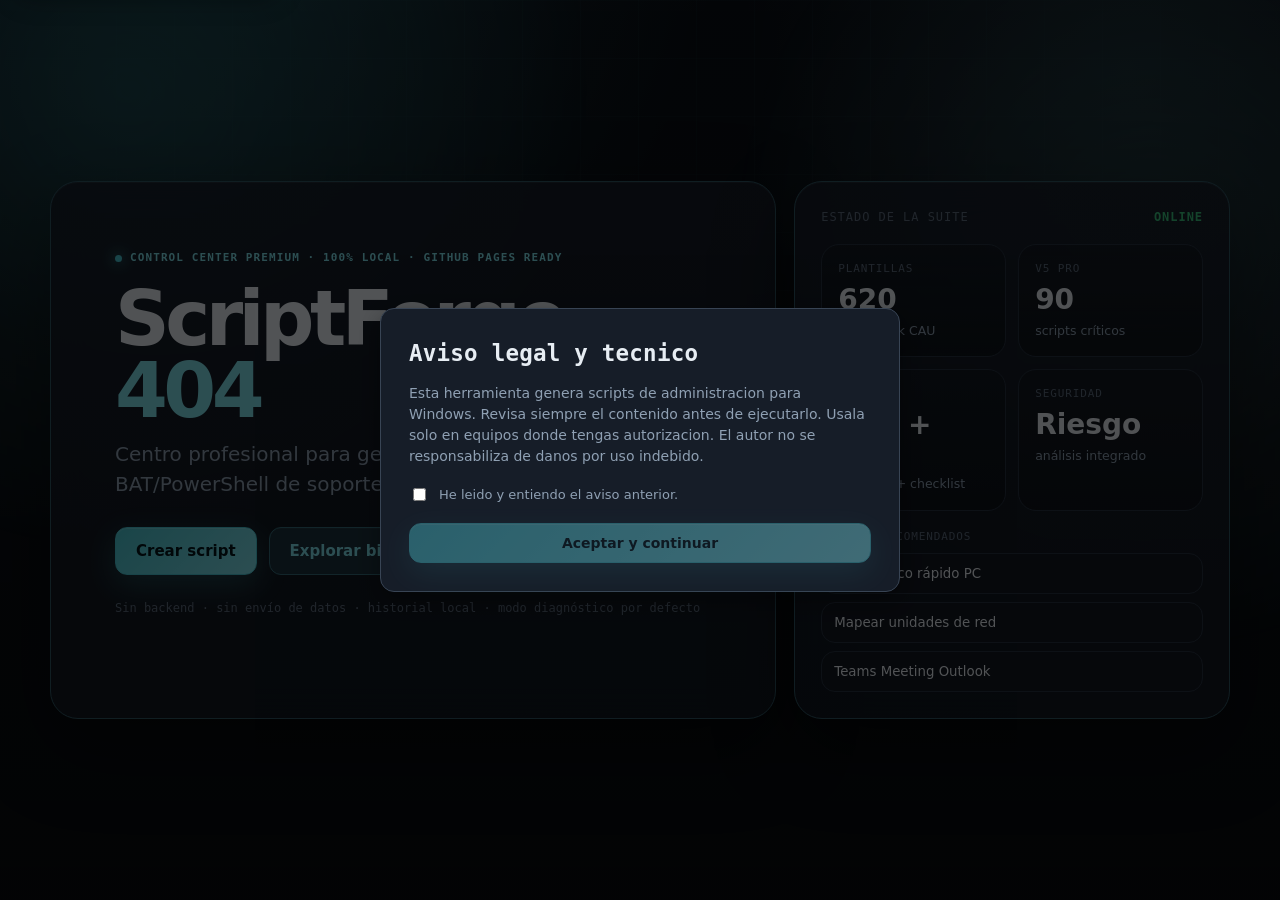
<file: index.html>
<!DOCTYPE html>
<html lang="es">
<head>
<meta charset="UTF-8" />
<meta name="viewport" content="width=device-width, initial-scale=1.0" />
<title>ScriptForge 404 — Generador profesional de scripts Windows</title>
<meta name="description" content="Genera scripts profesionales .BAT y .PS1 para soporte tecnico, CAU y sistemas Windows, con Mega Pack CAU 250+ y analisis de riesgo integrado. 100% local, sin backend." />
<link rel="icon" type="image/svg+xml" href="favicon.svg" />
<link rel="manifest" href="site.webmanifest" />
<meta name="theme-color" content="#0b0f14" />
<link rel="stylesheet" href="assets/css/styles.css" />
</head>
<body data-skin="dark-pro">
<div id="app">
  <!-- Renderizado dinamicamente por app.js -->
  <noscript>
    <div style="padding:40px;font-family:sans-serif;color:#e7edf3;background:#0b0f14;min-height:100vh;">
      <h1>ScriptForge 404</h1>
      <p>Esta aplicacion necesita JavaScript habilitado en tu navegador para funcionar, ya que todo el procesamiento se realiza localmente en tu equipo.</p>
    </div>
  </noscript>
</div>

<!-- Orden de carga: storage y security primero (sin dependencias),
     luego templates (depende de nada), generator (depende de security),
     exporter (independiente), y app.js al final (depende de todos). -->
<script src="assets/js/storage.js"></script>
<script src="assets/js/security.js"></script>
<script src="assets/js/templates.js"></script>
<script src="assets/js/templates-extra.js"></script>
<script src="assets/js/templates-cau-mega.js"></script>
<script src="assets/js/templates-v5-pro.js"></script>
<script src="assets/js/templates-v5-4-pro.js"></script>
<script src="assets/js/generator.js"></script>
<script src="assets/js/exporter.js"></script>
<script src="assets/js/app.js"></script>
</body>
</html>
</file>
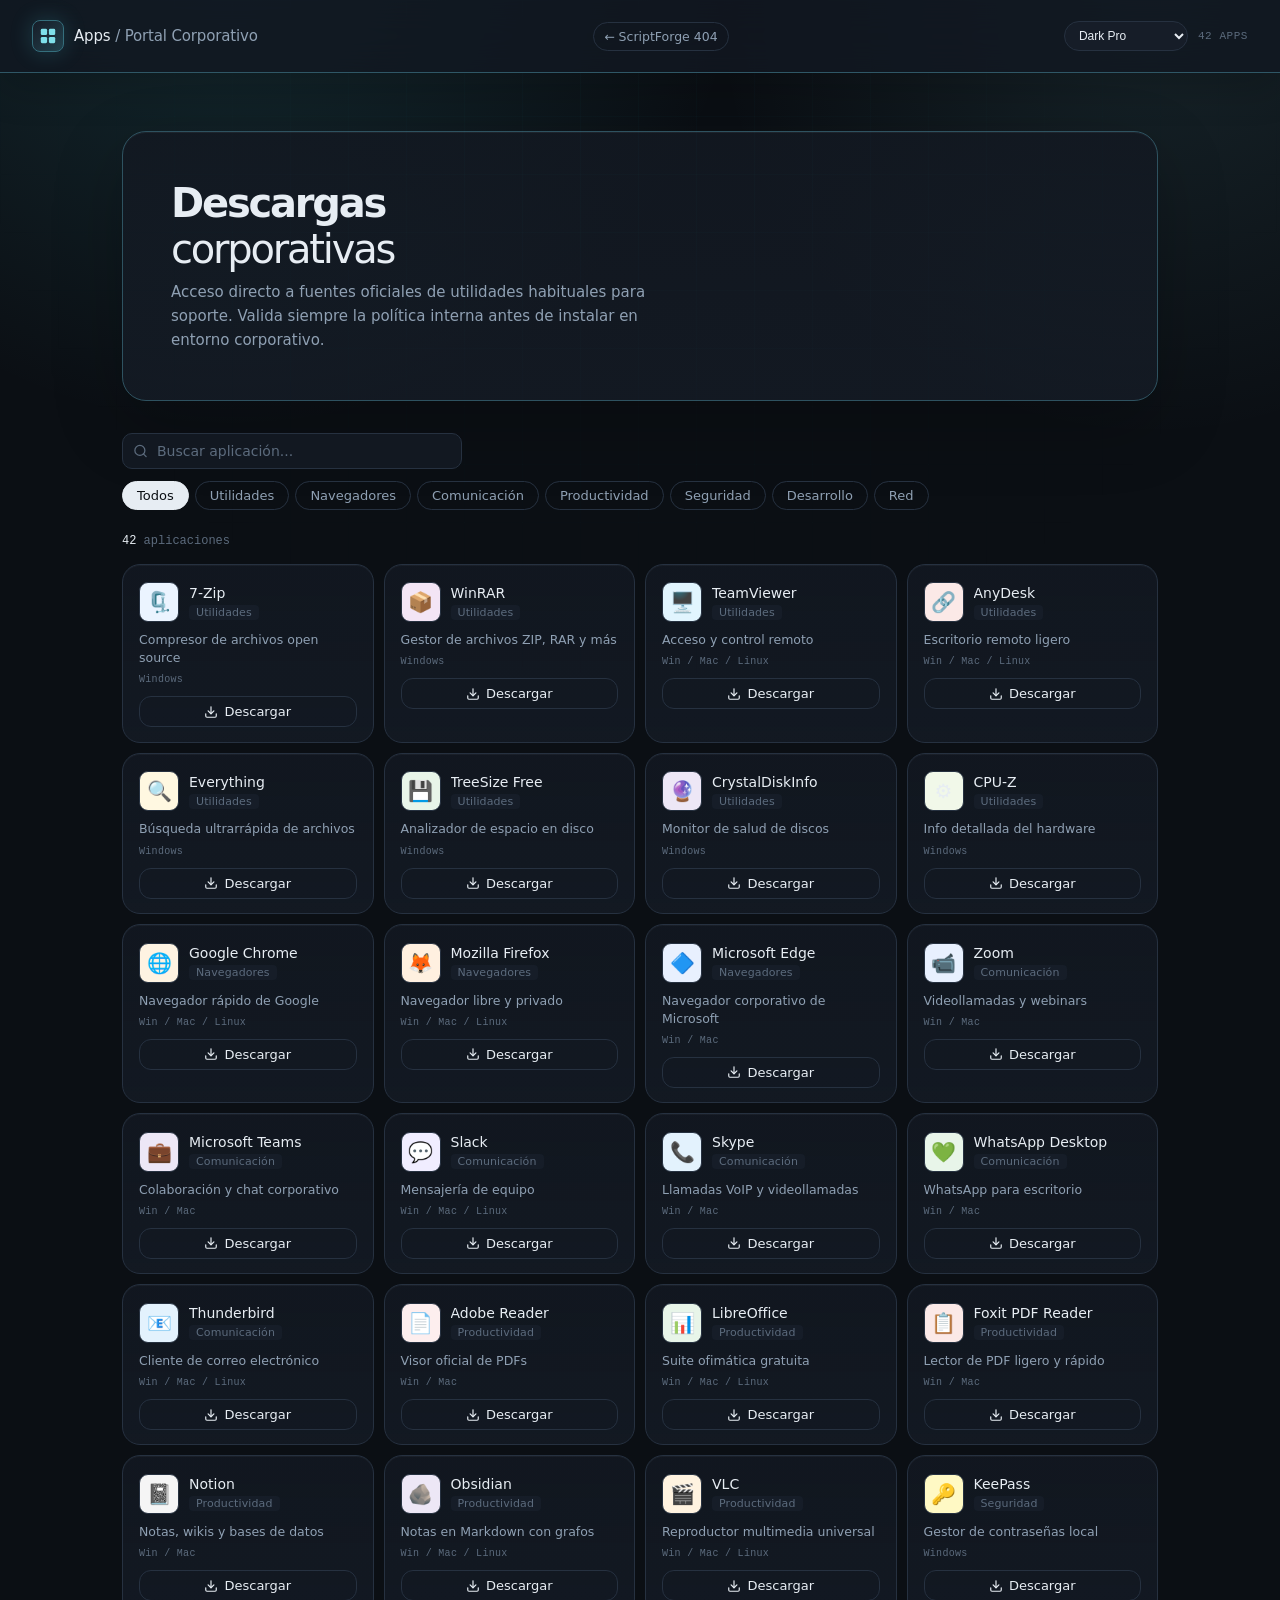
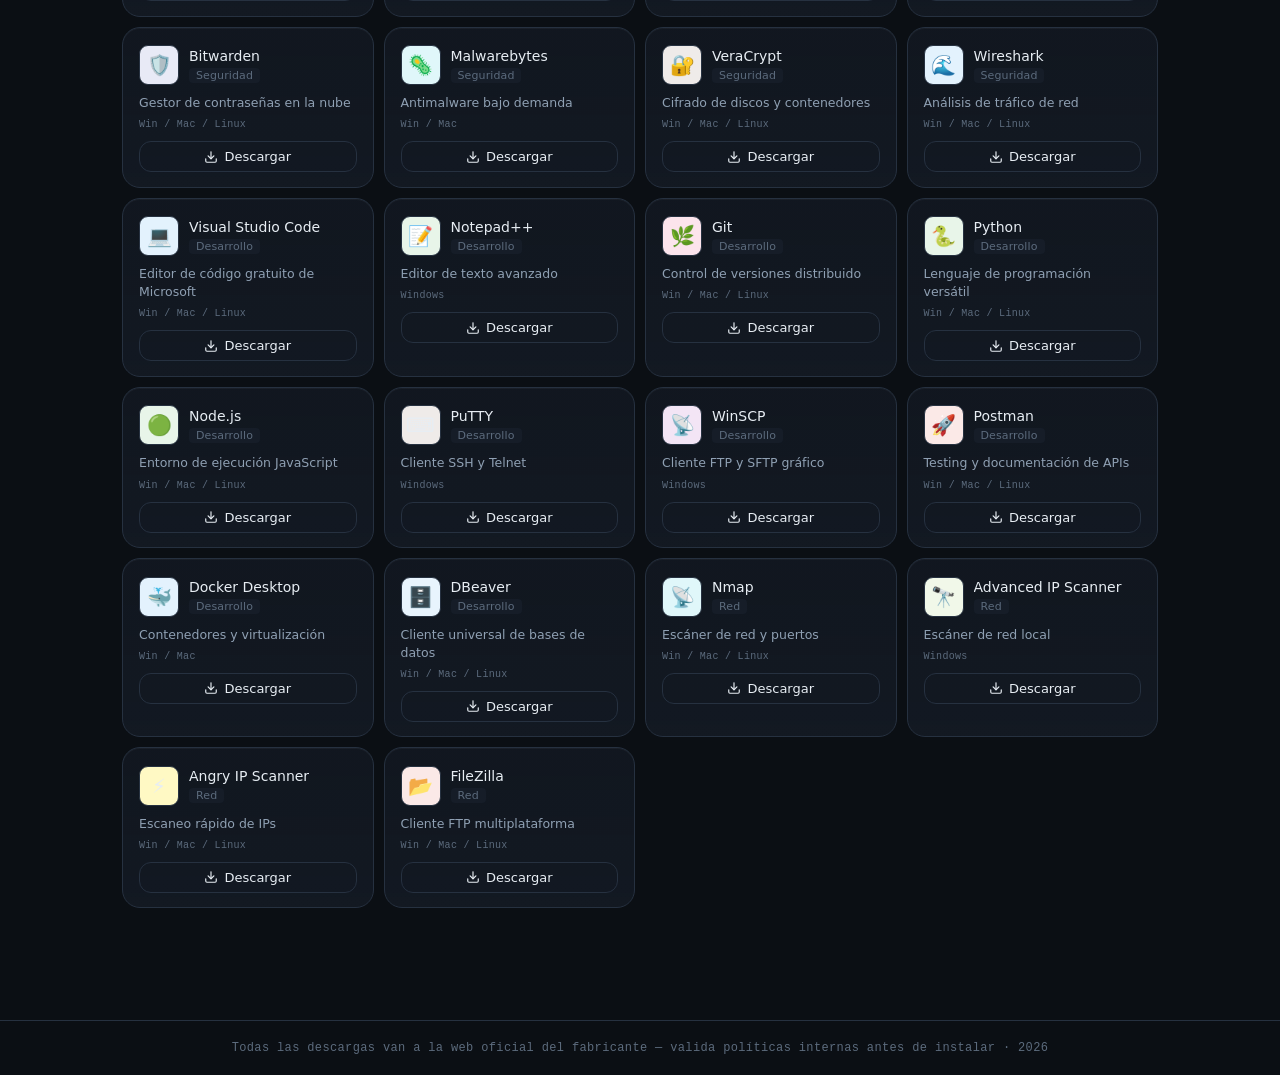
<file: apps-corporativas.html>
<!DOCTYPE html>
<html lang="es">
<head>
<meta charset="UTF-8">
<meta name="viewport" content="width=device-width, initial-scale=1.0">
<title>Apps Corporativas — Portal de Descargas | ScriptForge 404</title>
<meta name="description" content="Portal rapido de descargas oficiales: utilidades, navegadores, comunicacion, productividad, seguridad, desarrollo y red. 100% local, sin backend." />
<link rel="icon" type="image/svg+xml" href="favicon.svg" />
<link rel="manifest" href="site.webmanifest" />
<meta name="theme-color" content="#0b0f14" />
<style>
  *, *::before, *::after { box-sizing: border-box; margin: 0; padding: 0; }

  :root {
    --bg: #F4F2EE;
    --surface: #FAFAF8;
    --surface2: #EEECEA;
    --border: #D8D5CF;
    --border2: #C5C1BA;
    --text: #1A1916;
    --text2: #6B6760;
    --text3: #9E9A94;
    --accent: #2D5BE3;
    --accent-bg: #EEF2FD;
    --accent-text: #1A3A9E;
    --radius: 10px;
    --radius-lg: 14px;
    --shadow: 0 1px 3px rgba(0,0,0,0.06), 0 1px 2px rgba(0,0,0,0.04);
  }

  @media (prefers-color-scheme: dark) {
    :root {
      --bg: #141412;
      --surface: #1C1C1A;
      --surface2: #242422;
      --border: #2E2E2B;
      --border2: #3A3A36;
      --text: #F0EDE8;
      --text2: #9E9A94;
      --text3: #5C5A55;
      --accent: #5B82F0;
      --accent-bg: #1A2444;
      --accent-text: #8BAAF5;
    }
  }

  body[data-skin="dark-pro"] { --bg:#0b0f14; --surface:#121821; --surface2:#161d28; --border:#263140; --border2:#384454; --text:#e7edf3; --text2:#8fa0b3; --text3:#5c6b7d; --accent:#49c5d1; --accent-bg:#10262c; --accent-text:#7fe0ea; }
  body[data-skin="gold"] { --bg:#14100a; --surface:#1c1610; --surface2:#221b12; --border:#3a2f1d; --border2:#574526; --text:#f3e9d2; --text2:#b8a37e; --text3:#7a6b4d; --accent:#d4af37; --accent-bg:#2b210a; --accent-text:#f0cf6b; }
  body[data-skin="terminal"] { --bg:#050a06; --surface:#0a120b; --surface2:#0d160e; --border:#1d3a20; --border2:#2b5230; --text:#baf7c0; --text2:#6fae78; --text3:#43704a; --accent:#39ff6e; --accent-bg:#082a13; --accent-text:#8dffb0; }
  body[data-skin="blue-sysadmin"] { --bg:#0a1220; --surface:#0f1b2e; --surface2:#122238; --border:#1e3a5c; --border2:#2a527f; --text:#dce8f7; --text2:#85a3c2; --text3:#4f6c8a; --accent:#3e8ef7; --accent-bg:#102a4f; --accent-text:#7db2ff; }
  body[data-skin="red-alert"] { --bg:#120707; --surface:#1a0a0a; --surface2:#210d0d; --border:#3d1717; --border2:#5c2020; --text:#f7dede; --text2:#c98a8a; --text3:#8a5555; --accent:#ef4444; --accent-bg:#351010; --accent-text:#ff7a7a; }
  body[data-skin="midnight"] { --bg:#060914; --surface:#0b1020; --surface2:#10172a; --border:#1f2a44; --border2:#34415f; --text:#eef2ff; --text2:#9aa7c7; --text3:#66718f; --accent:#8ab4ff; --accent-bg:#111d36; --accent-text:#b7d2ff; }
  body[data-skin="matrix"] { --bg:#010403; --surface:#06100b; --surface2:#08170f; --border:#10351f; --border2:#1f6b3d; --text:#d9ffe2; --text2:#8ad69d; --text3:#4b8f5d; --accent:#00ff88; --accent-bg:#062614; --accent-text:#79ffbd; }
  body[data-skin="violet"] { --bg:#100818; --surface:#180d25; --surface2:#211234; --border:#3b2359; --border2:#5d3b87; --text:#f2e7ff; --text2:#baa1d8; --text3:#80679d; --accent:#a855f7; --accent-bg:#25113d; --accent-text:#d8b4fe; }
  body[data-skin="slate"] { --bg:#eef2f7; --surface:#ffffff; --surface2:#f8fafc; --border:#cbd5e1; --border2:#94a3b8; --text:#0f172a; --text2:#475569; --text3:#64748b; --accent:#2563eb; --accent-bg:#dbeafe; --accent-text:#1d4ed8; --shadow:0 8px 24px rgba(15,23,42,0.10); }
  body[data-skin="cyberpunk"] { --bg:#090012; --surface:#140021; --surface2:#1f0733; --border:#4a1769; --border2:#7c2bb2; --text:#fff1ff; --text2:#d7a9ff; --text3:#9161b8; --accent:#00e5ff; --accent-bg:#201245; --accent-text:#ff3df2; }

  body {
    font-family: -apple-system, 'Segoe UI', system-ui, Roboto, Arial, sans-serif;
    background: var(--bg);
    color: var(--text);
    min-height: 100vh;
    padding: 0;
  }

  /* HEADER */
  .site-header {
    background: var(--surface);
    border-bottom: 1px solid var(--border);
    padding: 1.25rem 2rem;
    display: flex;
    align-items: center;
    justify-content: space-between;
    position: sticky;
    top: 0;
    z-index: 100;
  }

  .site-logo {
    display: flex;
    align-items: center;
    gap: 10px;
  }

  .logo-icon {
    width: 32px;
    height: 32px;
    background: var(--text);
    border-radius: 8px;
    display: flex;
    align-items: center;
    justify-content: center;
  }

  .logo-icon svg { fill: var(--bg); width: 18px; height: 18px; }

  .logo-name {
    font-size: 15px;
    font-weight: 500;
    letter-spacing: -0.01em;
    color: var(--text);
  }

  .logo-name span {
    font-weight: 300;
    color: var(--text2);
  }

  .header-actions { display:flex; align-items:center; gap:10px; flex-wrap:wrap; justify-content:flex-end; }

  .header-meta {
    font-family: ui-monospace, 'Cascadia Code', 'Consolas', 'SFMono-Regular', Menlo, monospace;
    font-size: 11px;
    color: var(--text3);
    letter-spacing: 0.05em;
  }

  .skin-select {
    background: var(--surface2);
    color: var(--text);
    border: 1px solid var(--border);
    border-radius: 999px;
    padding: 6px 10px;
    font-size: 12px;
    outline: none;
  }
  .skin-select:focus { border-color: var(--accent); }

  .back-link {
    font-size: 12.5px;
    color: var(--text2);
    text-decoration: none;
    padding: 6px 10px;
    border: 1px solid var(--border);
    border-radius: 999px;
    transition: color 120ms ease, border-color 120ms ease;
    white-space: nowrap;
  }
  .back-link:hover, .back-link:focus-visible {
    color: var(--accent);
    border-color: var(--accent);
  }

  .sr-only {
    position: absolute; width: 1px; height: 1px; padding: 0; margin: -1px;
    overflow: hidden; clip: rect(0,0,0,0); white-space: nowrap; border: 0;
  }

  /* MAIN LAYOUT */
  .main {
    max-width: 1100px;
    margin: 0 auto;
    padding: 2rem 2rem 4rem;
  }

  /* HERO */
  .hero {
    padding: 2.5rem 0 2rem;
    border-bottom: 1px solid var(--border);
    margin-bottom: 2rem;
  }

  .hero h1 {
    font-size: clamp(28px, 4vw, 40px);
    font-weight: 300;
    letter-spacing: -0.03em;
    line-height: 1.15;
    color: var(--text);
    margin-bottom: 0.5rem;
  }

  .hero h1 strong { font-weight: 500; }

  .hero p {
    font-size: 15px;
    color: var(--text2);
    max-width: 480px;
    line-height: 1.6;
  }

  /* CONTROLS */
  .controls {
    display: flex;
    gap: 12px;
    align-items: center;
    margin-bottom: 1.5rem;
    flex-wrap: wrap;
  }

  .search-wrap {
    position: relative;
    flex: 1;
    min-width: 220px;
    max-width: 340px;
  }

  .search-wrap svg {
    position: absolute;
    left: 11px;
    top: 50%;
    transform: translateY(-50%);
    width: 15px;
    height: 15px;
    stroke: var(--text3);
    fill: none;
    pointer-events: none;
  }

  .search-input {
    width: 100%;
    padding: 9px 12px 9px 34px;
    font-family: -apple-system, 'Segoe UI', system-ui, Roboto, Arial, sans-serif;
    font-size: 14px;
    background: var(--surface);
    border: 1px solid var(--border);
    border-radius: var(--radius);
    color: var(--text);
    transition: border-color 0.15s;
    outline: none;
  }

  .search-input::placeholder { color: var(--text3); }
  .search-input:focus { border-color: var(--border2); }

  .filters {
    display: flex;
    gap: 6px;
    flex-wrap: wrap;
  }

  .filter-btn {
    font-family: -apple-system, 'Segoe UI', system-ui, Roboto, Arial, sans-serif;
    font-size: 13px;
    padding: 6px 14px;
    border: 1px solid var(--border);
    border-radius: 20px;
    background: transparent;
    color: var(--text2);
    cursor: pointer;
    transition: all 0.12s;
    white-space: nowrap;
  }

  .filter-btn:hover {
    border-color: var(--border2);
    color: var(--text);
    background: var(--surface);
  }

  .filter-btn.active {
    background: var(--text);
    color: var(--bg);
    border-color: var(--text);
    font-weight: 500;
  }

  /* STATS BAR */
  .stats-bar {
    display: flex;
    align-items: center;
    justify-content: space-between;
    margin-bottom: 1rem;
  }

  .stats-count {
    font-family: ui-monospace, 'Cascadia Code', 'Consolas', 'SFMono-Regular', Menlo, monospace;
    font-size: 12px;
    color: var(--text3);
  }

  .stats-count span { color: var(--text); font-weight: 500; }

  /* GRID */
  .app-grid {
    display: grid;
    grid-template-columns: repeat(auto-fill, minmax(200px, 1fr));
    gap: 10px;
  }

  .app-card {
    background: var(--surface);
    border: 1px solid var(--border);
    border-radius: var(--radius-lg);
    padding: 1.1rem 1rem 0.9rem;
    display: flex;
    flex-direction: column;
    gap: 7px;
    transition: border-color 0.15s, box-shadow 0.15s;
    animation: fadeIn 0.2s ease both;
  }

  @keyframes fadeIn {
    from { opacity: 0; transform: translateY(4px); }
    to { opacity: 1; transform: translateY(0); }
  }

  .app-card:hover {
    border-color: var(--border2);
    box-shadow: var(--shadow);
  }

  .app-card.hidden { display: none; }

  .card-top {
    display: flex;
    align-items: center;
    gap: 10px;
  }

  .app-icon {
    width: 40px;
    height: 40px;
    border-radius: 9px;
    display: flex;
    align-items: center;
    justify-content: center;
    font-size: 20px;
    flex-shrink: 0;
    border: 1px solid var(--border);
  }

  .app-meta { flex: 1; min-width: 0; }

  .app-name {
    font-size: 14px;
    font-weight: 500;
    color: var(--text);
    white-space: nowrap;
    overflow: hidden;
    text-overflow: ellipsis;
  }

  .app-tag {
    display: inline-block;
    font-size: 11px;
    padding: 1px 7px;
    border-radius: 4px;
    background: var(--surface2);
    color: var(--text3);
    margin-top: 2px;
    letter-spacing: 0.01em;
  }

  .app-desc {
    font-size: 12.5px;
    color: var(--text2);
    line-height: 1.45;
    padding-top: 2px;
  }

  .app-platform {
    font-family: ui-monospace, 'Cascadia Code', 'Consolas', 'SFMono-Regular', Menlo, monospace;
    font-size: 10px;
    color: var(--text3);
    letter-spacing: 0.03em;
  }

  .dl-btn {
    display: flex;
    align-items: center;
    justify-content: center;
    gap: 6px;
    padding: 7px 12px;
    border: 1px solid var(--border);
    border-radius: var(--radius);
    background: transparent;
    color: var(--text);
    font-family: -apple-system, 'Segoe UI', system-ui, Roboto, Arial, sans-serif;
    font-size: 13px;
    font-weight: 500;
    text-decoration: none;
    cursor: pointer;
    margin-top: 4px;
    transition: all 0.12s;
  }

  .dl-btn svg {
    width: 14px;
    height: 14px;
    stroke: currentColor;
    fill: none;
    flex-shrink: 0;
  }

  .dl-btn:hover {
    background: var(--accent-bg);
    border-color: var(--accent);
    color: var(--accent-text);
  }

  /* SECTION LABELS */
  .section-label {
    font-family: ui-monospace, 'Cascadia Code', 'Consolas', 'SFMono-Regular', Menlo, monospace;
    font-size: 11px;
    letter-spacing: 0.08em;
    color: var(--text3);
    text-transform: uppercase;
    margin: 2rem 0 0.75rem;
    padding-bottom: 0.5rem;
    border-bottom: 1px solid var(--border);
  }

  /* NO RESULTS */
  .no-results {
    text-align: center;
    padding: 3rem 0;
    color: var(--text3);
    font-size: 14px;
    display: none;
  }

  /* FOOTER */
  .site-footer {
    border-top: 1px solid var(--border);
    padding: 1.25rem 2rem;
    text-align: center;
    font-size: 12px;
    color: var(--text3);
    margin-top: 3rem;
    font-family: ui-monospace, 'Cascadia Code', 'Consolas', 'SFMono-Regular', Menlo, monospace;
    letter-spacing: 0.03em;
  }
</style>
<!-- v5.3 Control Center Premium polish -->
<style>
  body {
    background:
      radial-gradient(circle at 18% -10%, color-mix(in srgb, var(--accent) 16%, transparent), transparent 36%),
      radial-gradient(circle at 90% 0%, color-mix(in srgb, var(--accent-text) 10%, transparent), transparent 30%),
      var(--bg);
    background-attachment: fixed;
  }
  body::before {
    content: '';
    position: fixed;
    inset: 0;
    pointer-events: none;
    opacity: .12;
    background-image:
      linear-gradient(color-mix(in srgb, var(--accent) 24%, transparent) 1px, transparent 1px),
      linear-gradient(90deg, color-mix(in srgb, var(--accent) 24%, transparent) 1px, transparent 1px);
    background-size: 58px 58px;
    mask-image: radial-gradient(circle at 50% 0%, #000 0, transparent 70%);
  }
  .site-header {
    background: color-mix(in srgb, var(--surface) 82%, transparent);
    backdrop-filter: blur(18px);
    border-bottom-color: color-mix(in srgb, var(--accent) 26%, var(--border));
    box-shadow: 0 14px 40px rgba(0,0,0,.18);
  }
  .logo-icon {
    background: linear-gradient(135deg, var(--surface2), color-mix(in srgb, var(--accent) 22%, var(--surface2)));
    border: 1px solid color-mix(in srgb, var(--accent) 42%, var(--border));
    box-shadow: 0 0 22px color-mix(in srgb, var(--accent) 22%, transparent);
  }
  .logo-icon svg { fill: var(--accent-text); }
  .hero {
    border: 1px solid color-mix(in srgb, var(--accent) 22%, var(--border));
    border-radius: 24px;
    padding: clamp(1.5rem, 4vw, 3rem);
    margin-top: 1.6rem;
    background: linear-gradient(180deg, color-mix(in srgb, var(--surface) 88%, transparent), color-mix(in srgb, var(--surface2) 70%, transparent));
    box-shadow: 0 24px 70px rgba(0,0,0,.22), inset 0 1px 0 rgba(255,255,255,.05);
  }
  .hero h1 { font-weight: 750; letter-spacing: -.055em; }
  .app-card {
    border-radius: 18px;
    background: linear-gradient(180deg, color-mix(in srgb, var(--surface) 90%, transparent), color-mix(in srgb, var(--surface2) 72%, transparent));
    box-shadow: inset 0 1px 0 rgba(255,255,255,.04);
  }
  .app-card:hover {
    border-color: var(--accent);
    box-shadow: 0 18px 42px color-mix(in srgb, var(--accent) 12%, transparent);
    transform: translateY(-2px);
  }
  .dl-btn {
    border-radius: 12px;
  }
</style>

</head>
<body data-skin="dark-pro">

<header class="site-header">
  <div class="site-logo">
    <div class="logo-icon">
      <svg viewBox="0 0 20 20" xmlns="http://www.w3.org/2000/svg">
        <rect x="2" y="2" width="7" height="7" rx="1.5"/>
        <rect x="11" y="2" width="7" height="7" rx="1.5"/>
        <rect x="2" y="11" width="7" height="7" rx="1.5"/>
        <rect x="11" y="11" width="7" height="7" rx="1.5"/>
      </svg>
    </div>
    <div class="logo-name">Apps <span>/ Portal Corporativo</span></div>
  </div>
  <a class="back-link" href="index.html" aria-label="Volver a ScriptForge 404">← ScriptForge 404</a>
  <div class="header-actions"><select id="skin-select" class="skin-select" aria-label="Cambiar skin visual"></select><div class="header-meta" id="header-count">Cargando...</div></div>
</header>

<main class="main">
  <div class="hero">
    <h1>Descargas<br><strong>corporativas</strong></h1>
    <p>Acceso directo a fuentes oficiales de utilidades habituales para soporte. Valida siempre la política interna antes de instalar en entorno corporativo.</p>
  </div>

  <div class="controls">
    <div class="search-wrap">
      <svg viewBox="0 0 24 24" stroke-width="2" stroke-linecap="round" stroke-linejoin="round">
        <circle cx="11" cy="11" r="8"/><line x1="21" y1="21" x2="16.65" y2="16.65"/>
      </svg>
      <label for="search" class="sr-only">Buscar aplicación</label>
      <input class="search-input" id="search" type="text" placeholder="Buscar aplicación..." autocomplete="off" aria-label="Buscar aplicación" />
    </div>
    <div class="filters" id="filters" role="group" aria-label="Filtrar por categoría"></div>
  </div>

  <div class="stats-bar">
    <div class="stats-count" id="count-label"></div>
  </div>

  <div class="app-grid" id="grid"></div>
  <div class="no-results" id="no-results">No se encontraron aplicaciones para esa búsqueda.</div>
</main>

<footer class="site-footer">
  Todas las descargas van a la web oficial del fabricante — valida políticas internas antes de instalar &middot; <span id="year"></span>
</footer>

<script>
const APP_SKINS = [
  ['dark-pro','Dark Pro'], ['gold','Gold'], ['terminal','Terminal'], ['blue-sysadmin','Blue SysAdmin'], ['red-alert','Red Alert'],
  ['midnight','Midnight'], ['matrix','Matrix'], ['violet','Violet Ops'], ['slate','Slate Light'], ['cyberpunk','Cyberpunk']
];
function getSavedSkin(){
  try { return (JSON.parse(localStorage.getItem('scriptforge_config') || '{}').skin) || 'dark-pro'; }
  catch(e){ return 'dark-pro'; }
}
function saveSkin(skin){
  document.body.setAttribute('data-skin', skin);
  try {
    const cfg = JSON.parse(localStorage.getItem('scriptforge_config') || '{}');
    cfg.skin = skin;
    localStorage.setItem('scriptforge_config', JSON.stringify(cfg));
  } catch(e) {}
}
const savedSkin = getSavedSkin();
document.body.setAttribute('data-skin', savedSkin);

document.getElementById('year').textContent = new Date().getFullYear();

const apps = [
  // UTILIDADES
  { name:"7-Zip", desc:"Compresor de archivos open source", icon:"🗜️", bg:"#EBF4FF", tag:"Utilidades", platform:"Windows", url:"https://www.7-zip.org/download.html" },
  { name:"WinRAR", desc:"Gestor de archivos ZIP, RAR y más", icon:"📦", bg:"#F3E5F5", tag:"Utilidades", platform:"Windows", url:"https://www.rarlab.com/download.htm" },
  { name:"TeamViewer", desc:"Acceso y control remoto", icon:"🖥️", bg:"#E1F5FE", tag:"Utilidades", platform:"Win / Mac / Linux", url:"https://www.teamviewer.com/download/" },
  { name:"AnyDesk", desc:"Escritorio remoto ligero", icon:"🔗", bg:"#FBE9E7", tag:"Utilidades", platform:"Win / Mac / Linux", url:"https://anydesk.com/download" },
  { name:"Everything", desc:"Búsqueda ultrarrápida de archivos", icon:"🔍", bg:"#FFF8E1", tag:"Utilidades", platform:"Windows", url:"https://www.voidtools.com/downloads/" },
  { name:"TreeSize Free", desc:"Analizador de espacio en disco", icon:"💾", bg:"#E8F5E9", tag:"Utilidades", platform:"Windows", url:"https://www.jam-software.com/treesize_free" },
  { name:"CrystalDiskInfo", desc:"Monitor de salud de discos", icon:"🔮", bg:"#EDE7F6", tag:"Utilidades", platform:"Windows", url:"https://crystalmark.info/en/software/crystaldiskinfo/" },
  { name:"CPU-Z", desc:"Info detallada del hardware", icon:"⚙️", bg:"#F1F8E9", tag:"Utilidades", platform:"Windows", url:"https://www.cpuid.com/softwares/cpu-z.html" },

  // NAVEGADORES
  { name:"Google Chrome", desc:"Navegador rápido de Google", icon:"🌐", bg:"#FEF3E2", tag:"Navegadores", platform:"Win / Mac / Linux", url:"https://www.google.com/chrome/" },
  { name:"Mozilla Firefox", desc:"Navegador libre y privado", icon:"🦊", bg:"#FFF0E0", tag:"Navegadores", platform:"Win / Mac / Linux", url:"https://www.mozilla.org/firefox/new/" },
  { name:"Microsoft Edge", desc:"Navegador corporativo de Microsoft", icon:"🔷", bg:"#E8F0FE", tag:"Navegadores", platform:"Win / Mac", url:"https://www.microsoft.com/edge" },

  // COMUNICACIÓN
  { name:"Zoom", desc:"Videollamadas y webinars", icon:"📹", bg:"#E8F0FE", tag:"Comunicación", platform:"Win / Mac", url:"https://zoom.us/download" },
  { name:"Microsoft Teams", desc:"Colaboración y chat corporativo", icon:"💼", bg:"#EDE7F6", tag:"Comunicación", platform:"Win / Mac", url:"https://www.microsoft.com/microsoft-teams/download-app" },
  { name:"Slack", desc:"Mensajería de equipo", icon:"💬", bg:"#F0EDFF", tag:"Comunicación", platform:"Win / Mac / Linux", url:"https://slack.com/downloads" },
  { name:"Skype", desc:"Llamadas VoIP y videollamadas", icon:"📞", bg:"#E3F2FD", tag:"Comunicación", platform:"Win / Mac", url:"https://www.skype.com/get-skype/" },
  { name:"WhatsApp Desktop", desc:"WhatsApp para escritorio", icon:"💚", bg:"#E8F5E9", tag:"Comunicación", platform:"Win / Mac", url:"https://www.whatsapp.com/download" },
  { name:"Thunderbird", desc:"Cliente de correo electrónico", icon:"📧", bg:"#E3F2FD", tag:"Comunicación", platform:"Win / Mac / Linux", url:"https://www.thunderbird.net/es-ES/" },

  // PRODUCTIVIDAD
  { name:"Adobe Reader", desc:"Visor oficial de PDFs", icon:"📄", bg:"#FDEEEE", tag:"Productividad", platform:"Win / Mac", url:"https://get.adobe.com/reader/" },
  { name:"LibreOffice", desc:"Suite ofimática gratuita", icon:"📊", bg:"#E8F5E9", tag:"Productividad", platform:"Win / Mac / Linux", url:"https://www.libreoffice.org/download/download/" },
  { name:"Foxit PDF Reader", desc:"Lector de PDF ligero y rápido", icon:"📋", bg:"#FBE9E7", tag:"Productividad", platform:"Win / Mac", url:"https://www.foxit.com/pdf-reader/" },
  { name:"Notion", desc:"Notas, wikis y bases de datos", icon:"📓", bg:"#F5F5F5", tag:"Productividad", platform:"Win / Mac", url:"https://www.notion.so/desktop" },
  { name:"Obsidian", desc:"Notas en Markdown con grafos", icon:"🪨", bg:"#EDE7F6", tag:"Productividad", platform:"Win / Mac / Linux", url:"https://obsidian.md/download" },
  { name:"VLC", desc:"Reproductor multimedia universal", icon:"🎬", bg:"#FFF3E0", tag:"Productividad", platform:"Win / Mac / Linux", url:"https://www.videolan.org/vlc/" },

  // SEGURIDAD
  { name:"KeePass", desc:"Gestor de contraseñas local", icon:"🔑", bg:"#FFF9C4", tag:"Seguridad", platform:"Windows", url:"https://keepass.info/download.html" },
  { name:"Bitwarden", desc:"Gestor de contraseñas en la nube", icon:"🛡️", bg:"#E8EAF6", tag:"Seguridad", platform:"Win / Mac / Linux", url:"https://bitwarden.com/download/" },
  { name:"Malwarebytes", desc:"Antimalware bajo demanda", icon:"🦠", bg:"#E0F7FA", tag:"Seguridad", platform:"Win / Mac", url:"https://www.malwarebytes.com/mwb-download" },
  { name:"VeraCrypt", desc:"Cifrado de discos y contenedores", icon:"🔐", bg:"#EFEBE9", tag:"Seguridad", platform:"Win / Mac / Linux", url:"https://www.veracrypt.fr/en/Downloads.html" },
  { name:"Wireshark", desc:"Análisis de tráfico de red", icon:"🌊", bg:"#E3F2FD", tag:"Seguridad", platform:"Win / Mac / Linux", url:"https://www.wireshark.org/download.html" },

  // DESARROLLO
  { name:"Visual Studio Code", desc:"Editor de código gratuito de Microsoft", icon:"💻", bg:"#E3F2FD", tag:"Desarrollo", platform:"Win / Mac / Linux", url:"https://code.visualstudio.com/download" },
  { name:"Notepad++", desc:"Editor de texto avanzado", icon:"📝", bg:"#E8F5E9", tag:"Desarrollo", platform:"Windows", url:"https://notepad-plus-plus.org/downloads/" },
  { name:"Git", desc:"Control de versiones distribuido", icon:"🌿", bg:"#FCE4EC", tag:"Desarrollo", platform:"Win / Mac / Linux", url:"https://git-scm.com/downloads" },
  { name:"Python", desc:"Lenguaje de programación versátil", icon:"🐍", bg:"#E8F5E9", tag:"Desarrollo", platform:"Win / Mac / Linux", url:"https://www.python.org/downloads/" },
  { name:"Node.js", desc:"Entorno de ejecución JavaScript", icon:"🟢", bg:"#E8F5E9", tag:"Desarrollo", platform:"Win / Mac / Linux", url:"https://nodejs.org/es/download/" },
  { name:"PuTTY", desc:"Cliente SSH y Telnet", icon:"⌨️", bg:"#EFEBE9", tag:"Desarrollo", platform:"Windows", url:"https://www.putty.org/" },
  { name:"WinSCP", desc:"Cliente FTP y SFTP gráfico", icon:"📡", bg:"#F3E5F5", tag:"Desarrollo", platform:"Windows", url:"https://winscp.net/eng/download.php" },
  { name:"Postman", desc:"Testing y documentación de APIs", icon:"🚀", bg:"#FBE9E7", tag:"Desarrollo", platform:"Win / Mac / Linux", url:"https://www.postman.com/downloads/" },
  { name:"Docker Desktop", desc:"Contenedores y virtualización", icon:"🐳", bg:"#E3F2FD", tag:"Desarrollo", platform:"Win / Mac", url:"https://www.docker.com/products/docker-desktop/" },
  { name:"DBeaver", desc:"Cliente universal de bases de datos", icon:"🗄️", bg:"#E8F4FD", tag:"Desarrollo", platform:"Win / Mac / Linux", url:"https://dbeaver.io/download/" },

  // RED
  { name:"Nmap", desc:"Escáner de red y puertos", icon:"📡", bg:"#E0F7FA", tag:"Red", platform:"Win / Mac / Linux", url:"https://nmap.org/download.html" },
  { name:"Advanced IP Scanner", desc:"Escáner de red local", icon:"🔭", bg:"#F1F8E9", tag:"Red", platform:"Windows", url:"https://www.advanced-ip-scanner.com/es/" },
  { name:"Angry IP Scanner", desc:"Escaneo rápido de IPs", icon:"⚡", bg:"#FFF9C4", tag:"Red", platform:"Win / Mac / Linux", url:"https://angryip.org/download/" },
  { name:"FileZilla", desc:"Cliente FTP multiplataforma", icon:"📂", bg:"#FBE9E7", tag:"Red", platform:"Win / Mac / Linux", url:"https://filezilla-project.org/download.php" },
];

const allTags = ["Todos", ...new Set(apps.map(a => a.tag))];
let activeTag = "Todos";

const skinSelect = document.getElementById('skin-select');
APP_SKINS.forEach(([id, label]) => {
  const opt = document.createElement('option');
  opt.value = id;
  opt.textContent = label;
  opt.selected = id === savedSkin;
  skinSelect.appendChild(opt);
});
skinSelect.addEventListener('change', () => saveSkin(skinSelect.value));

// Render filters
const filtersEl = document.getElementById("filters");
allTags.forEach(t => {
  const btn = document.createElement("button");
  btn.className = "filter-btn" + (t === "Todos" ? " active" : "");
  btn.textContent = t;
  btn.setAttribute("aria-pressed", t === "Todos" ? "true" : "false");
  btn.addEventListener("click", () => {
    activeTag = t;
    document.querySelectorAll(".filter-btn").forEach(b => {
      b.classList.remove("active");
      b.setAttribute("aria-pressed", "false");
    });
    btn.classList.add("active");
    btn.setAttribute("aria-pressed", "true");
    filterApps();
  });
  filtersEl.appendChild(btn);
});

// SVG icons inline
const iconDownload = `<svg viewBox="0 0 24 24" stroke-width="2" stroke-linecap="round" stroke-linejoin="round"><path d="M21 15v4a2 2 0 0 1-2 2H5a2 2 0 0 1-2-2v-4"/><polyline points="7 10 12 15 17 10"/><line x1="12" y1="15" x2="12" y2="3"/></svg>`;

// Render cards
const grid = document.getElementById("grid");
apps.forEach((app, i) => {
  const card = document.createElement("div");
  card.className = "app-card";
  card.dataset.name = app.name.toLowerCase() + " " + app.desc.toLowerCase();
  card.dataset.tag = app.tag;
  card.style.animationDelay = (i * 0.018) + "s";
  card.innerHTML = `
    <div class="card-top">
      <div class="app-icon" style="background:${app.bg}">${app.icon}</div>
      <div class="app-meta">
        <div class="app-name">${app.name}</div>
        <span class="app-tag">${app.tag}</span>
      </div>
    </div>
    <div class="app-desc">${app.desc}</div>
    <div class="app-platform">${app.platform}</div>
    <a class="dl-btn" href="${app.url}" target="_blank" rel="noopener noreferrer">
      ${iconDownload} Descargar
    </a>
  `;
  grid.appendChild(card);
});

function filterApps() {
  const q = document.getElementById("search").value.toLowerCase().trim();
  const cards = grid.querySelectorAll(".app-card");
  let visible = 0;
  cards.forEach(card => {
    const matchTag = activeTag === "Todos" || card.dataset.tag === activeTag;
    const matchQ = !q || card.dataset.name.includes(q);
    const show = matchTag && matchQ;
    card.classList.toggle("hidden", !show);
    if (show) visible++;
  });
  const label = document.getElementById("count-label");
  const noRes = document.getElementById("no-results");
  label.innerHTML = `<span>${visible}</span> aplicaciones`;
  document.getElementById("header-count").textContent = visible + " APPS";
  noRes.style.display = visible === 0 ? "block" : "none";
}

document.getElementById("search").addEventListener("input", filterApps);
filterApps();
</script>
</body>
</html>
</file>
<file: assets/css/styles.css>
/* ============================================================
   ScriptForge 404 - styles.css
   Tokens + layout + componentes + 5 skins.
   Fuentes: system stack (sin dependencias externas), para que
   la app funcione 100% offline en GitHub Pages.
   ============================================================ */

/* ---------- Tokens: skin por defecto "Dark Pro" ---------- */
:root{
  --bg: #0b0f14;
  --bg-elevated: #121821;
  --bg-panel: #161d28;
  --border: #263140;
  --border-strong: #384454;
  --text: #e7edf3;
  --text-dim: #8fa0b3;
  --text-faint: #5c6b7d;
  --accent: #49c5d1;
  --accent-strong: #7fe0ea;
  --accent-contrast: #04141a;
  --risk-bajo: #3ac17c;
  --risk-medio: #e8a33d;
  --risk-alto: #e5484d;
  --danger: #e5484d;
  --success: #3ac17c;

  --font-ui: -apple-system, "Segoe UI", system-ui, Roboto, Arial, sans-serif;
  --font-mono: ui-monospace, "Cascadia Code", "Consolas", "SFMono-Regular", Menlo, monospace;

  --radius-sm: 4px;
  --radius-md: 8px;
  --radius-lg: 14px;
  --shadow-panel: 0 8px 24px rgba(0,0,0,0.35);
  --transition: 150ms ease;
}

/* ---------- Skin: Gold ---------- */
[data-skin="gold"]{
  --bg: #14100a;
  --bg-elevated: #1c1610;
  --bg-panel: #221b12;
  --border: #3a2f1d;
  --border-strong: #574526;
  --text: #f3e9d2;
  --text-dim: #b8a37e;
  --text-faint: #7a6b4d;
  --accent: #d4af37;
  --accent-strong: #f0cf6b;
  --accent-contrast: #221a05;
}

/* ---------- Skin: Terminal ---------- */
[data-skin="terminal"]{
  --bg: #050a06;
  --bg-elevated: #0a120b;
  --bg-panel: #0d160e;
  --border: #1d3a20;
  --border-strong: #2b5230;
  --text: #baf7c0;
  --text-dim: #6fae78;
  --text-faint: #43704a;
  --accent: #39ff6e;
  --accent-strong: #8dffb0;
  --accent-contrast: #04160a;
  --font-ui: var(--font-mono);
}

/* ---------- Skin: Blue SysAdmin ---------- */
[data-skin="blue-sysadmin"]{
  --bg: #0a1220;
  --bg-elevated: #0f1b2e;
  --bg-panel: #122238;
  --border: #1e3a5c;
  --border-strong: #2a527f;
  --text: #dce8f7;
  --text-dim: #85a3c2;
  --text-faint: #4f6c8a;
  --accent: #3e8ef7;
  --accent-strong: #7db2ff;
  --accent-contrast: #041426;
}

/* ---------- Skin: Red Alert ---------- */
[data-skin="red-alert"]{
  --bg: #120707;
  --bg-elevated: #1a0a0a;
  --bg-panel: #210d0d;
  --border: #3d1717;
  --border-strong: #5c2020;
  --text: #f7dede;
  --text-dim: #c98a8a;
  --text-faint: #8a5555;
  --accent: #ef4444;
  --accent-strong: #ff7a7a;
  --accent-contrast: #1a0505;
}

/* ---------- Skin: Midnight ---------- */
[data-skin="midnight"]{
  --bg: #060914;
  --bg-elevated: #0b1020;
  --bg-panel: #10172a;
  --border: #1f2a44;
  --border-strong: #34415f;
  --text: #eef2ff;
  --text-dim: #9aa7c7;
  --text-faint: #66718f;
  --accent: #8ab4ff;
  --accent-strong: #b7d2ff;
  --accent-contrast: #061020;
}

/* ---------- Skin: Matrix ---------- */
[data-skin="matrix"]{
  --bg: #010403;
  --bg-elevated: #06100b;
  --bg-panel: #08170f;
  --border: #10351f;
  --border-strong: #1f6b3d;
  --text: #d9ffe2;
  --text-dim: #8ad69d;
  --text-faint: #4b8f5d;
  --accent: #00ff88;
  --accent-strong: #79ffbd;
  --accent-contrast: #001b0d;
  --font-ui: var(--font-mono);
}

/* ---------- Skin: Violet Ops ---------- */
[data-skin="violet"]{
  --bg: #100818;
  --bg-elevated: #180d25;
  --bg-panel: #211234;
  --border: #3b2359;
  --border-strong: #5d3b87;
  --text: #f2e7ff;
  --text-dim: #baa1d8;
  --text-faint: #80679d;
  --accent: #a855f7;
  --accent-strong: #d8b4fe;
  --accent-contrast: #170326;
}

/* ---------- Skin: Slate Light ---------- */
[data-skin="slate"]{
  --bg: #eef2f7;
  --bg-elevated: #ffffff;
  --bg-panel: #f8fafc;
  --border: #cbd5e1;
  --border-strong: #94a3b8;
  --text: #0f172a;
  --text-dim: #475569;
  --text-faint: #64748b;
  --accent: #2563eb;
  --accent-strong: #1d4ed8;
  --accent-contrast: #ffffff;
  --shadow-panel: 0 8px 24px rgba(15,23,42,0.10);
}

/* ---------- Skin: Cyberpunk ---------- */
[data-skin="cyberpunk"]{
  --bg: #090012;
  --bg-elevated: #140021;
  --bg-panel: #1f0733;
  --border: #4a1769;
  --border-strong: #7c2bb2;
  --text: #fff1ff;
  --text-dim: #d7a9ff;
  --text-faint: #9161b8;
  --accent: #00e5ff;
  --accent-strong: #ff3df2;
  --accent-contrast: #05000a;
}

/* ---------- Reset base ---------- */
*, *::before, *::after{ box-sizing: border-box; }
html, body{ height: 100%; }
body{
  margin: 0;
  background: var(--bg);
  color: var(--text);
  font-family: var(--font-ui);
  font-size: 15px;
  line-height: 1.5;
  -webkit-font-smoothing: antialiased;
  transition: background var(--transition), color var(--transition);
}
h1, h2, h3, h4{ font-family: var(--font-mono); margin: 0 0 0.5em; letter-spacing: 0.01em; }
p{ margin: 0 0 1em; color: var(--text-dim); }
a{ color: var(--accent-strong); }
button{ font-family: inherit; }
::selection{ background: var(--accent); color: var(--accent-contrast); }

:focus-visible{
  outline: 2px solid var(--accent-strong);
  outline-offset: 2px;
}

/* ---------- Layout raiz ---------- */
#app{ min-height: 100vh; display: flex; flex-direction: column; }

.topbar{
  display: flex; align-items: center; justify-content: space-between;
  padding: 14px 20px;
  border-bottom: 1px solid var(--border);
  background: var(--bg-elevated);
  position: sticky; top: 0; z-index: 20;
}
.topbar__brand{
  display: flex; align-items: center; gap: 10px;
  font-family: var(--font-mono); font-weight: 700; font-size: 16px;
  color: var(--text);
}
.topbar__brand .brand-mark{ color: var(--accent); }
.topbar__actions{ display: flex; gap: 8px; align-items: center; }

.main{ flex: 1; width: 100%; max-width: 960px; margin: 0 auto; padding: 24px 20px 60px; }

/* ---------- Botones ---------- */
.btn{
  display: inline-flex; align-items: center; justify-content: center; gap: 8px;
  padding: 10px 18px;
  border-radius: var(--radius-sm);
  border: 1px solid var(--border-strong);
  background: var(--bg-panel);
  color: var(--text);
  font-size: 14px; font-weight: 600;
  cursor: pointer;
  transition: border-color var(--transition), transform var(--transition), background var(--transition);
  min-height: 40px;
}
.btn:hover{ border-color: var(--accent); }
.btn:active{ transform: scale(0.98); }
.btn:disabled{ opacity: 0.4; cursor: not-allowed; }
.btn-primary{ background: var(--accent); border-color: var(--accent); color: var(--accent-contrast); }
.btn-primary:hover{ background: var(--accent-strong); border-color: var(--accent-strong); }
.btn-danger{ border-color: var(--danger); color: var(--danger); }
.btn-danger:hover{ background: var(--danger); color: #fff; }
.btn-ghost{ background: transparent; border-color: transparent; color: var(--text-dim); }
.btn-ghost:hover{ color: var(--text); border-color: var(--border-strong); }
.btn-sm{ padding: 6px 12px; min-height: 32px; font-size: 13px; }
.btn-block{ width: 100%; }
.btn-group{ display: flex; gap: 10px; flex-wrap: wrap; }

/* ---------- Paneles / tarjetas ---------- */
.panel{
  background: var(--bg-panel);
  border: 1px solid var(--border);
  border-radius: var(--radius-lg);
  padding: 24px;
  box-shadow: var(--shadow-panel);
}
.panel + .panel{ margin-top: 16px; }

.card{
  background: var(--bg-elevated);
  border: 1px solid var(--border);
  border-radius: var(--radius-md);
  padding: 16px;
  cursor: pointer;
  transition: border-color var(--transition), transform var(--transition);
  text-align: left;
}
.card:hover{ border-color: var(--accent); transform: translateY(-2px); }
.card__icon{ font-size: 26px; margin-bottom: 8px; display: block; }
.card__title{ font-weight: 700; margin-bottom: 4px; font-size: 14px; }
.card__desc{ font-size: 12.5px; color: var(--text-dim); margin: 0; }

.grid{ display: grid; gap: 14px; grid-template-columns: repeat(auto-fill, minmax(200px, 1fr)); }


/* ---------- Selector de skins ---------- */
.skin-grid{ display: grid; gap: 12px; grid-template-columns: repeat(auto-fill, minmax(180px, 1fr)); }
.skin-card{
  display: flex; flex-direction: column; gap: 8px;
  text-align: left; cursor: pointer;
  border: 1px solid var(--border); border-radius: var(--radius-md);
  background: var(--bg-elevated); color: var(--text);
  padding: 12px; transition: border-color var(--transition), transform var(--transition), background var(--transition);
}
.skin-card:hover{ border-color: var(--accent); transform: translateY(-2px); }
.skin-card.is-active{ border-color: var(--accent); box-shadow: inset 0 0 0 1px var(--accent); }
.skin-card__preview{ height: 38px; border-radius: var(--radius-sm); display: flex; overflow: hidden; border: 1px solid var(--border-strong); background: var(--bg); }
.skin-card__preview i{ flex: 1; display:block; }
.skin-card__preview i:nth-child(1){ background: var(--bg); }
.skin-card__preview i:nth-child(2){ background: var(--bg-panel); }
.skin-card__preview i:nth-child(3){ background: var(--accent); }
.skin-card__name{ font-weight: 800; font-size: 13px; }
.skin-card__desc{ color: var(--text-dim); font-size: 12px; line-height: 1.35; }
[data-preview-skin="gold"] .skin-card__preview{ background:#14100a; border-color:#574526; } [data-preview-skin="gold"] .skin-card__preview i:nth-child(1){ background:#14100a; } [data-preview-skin="gold"] .skin-card__preview i:nth-child(2){ background:#221b12; } [data-preview-skin="gold"] .skin-card__preview i:nth-child(3){ background:#d4af37; }
[data-preview-skin="terminal"] .skin-card__preview{ background:#050a06; border-color:#2b5230; } [data-preview-skin="terminal"] .skin-card__preview i:nth-child(1){ background:#050a06; } [data-preview-skin="terminal"] .skin-card__preview i:nth-child(2){ background:#0d160e; } [data-preview-skin="terminal"] .skin-card__preview i:nth-child(3){ background:#39ff6e; }
[data-preview-skin="blue-sysadmin"] .skin-card__preview{ background:#0a1220; border-color:#2a527f; } [data-preview-skin="blue-sysadmin"] .skin-card__preview i:nth-child(1){ background:#0a1220; } [data-preview-skin="blue-sysadmin"] .skin-card__preview i:nth-child(2){ background:#122238; } [data-preview-skin="blue-sysadmin"] .skin-card__preview i:nth-child(3){ background:#3e8ef7; }
[data-preview-skin="red-alert"] .skin-card__preview{ background:#120707; border-color:#5c2020; } [data-preview-skin="red-alert"] .skin-card__preview i:nth-child(1){ background:#120707; } [data-preview-skin="red-alert"] .skin-card__preview i:nth-child(2){ background:#210d0d; } [data-preview-skin="red-alert"] .skin-card__preview i:nth-child(3){ background:#ef4444; }
[data-preview-skin="midnight"] .skin-card__preview{ background:#060914; border-color:#34415f; } [data-preview-skin="midnight"] .skin-card__preview i:nth-child(1){ background:#060914; } [data-preview-skin="midnight"] .skin-card__preview i:nth-child(2){ background:#10172a; } [data-preview-skin="midnight"] .skin-card__preview i:nth-child(3){ background:#8ab4ff; }
[data-preview-skin="matrix"] .skin-card__preview{ background:#010403; border-color:#1f6b3d; } [data-preview-skin="matrix"] .skin-card__preview i:nth-child(1){ background:#010403; } [data-preview-skin="matrix"] .skin-card__preview i:nth-child(2){ background:#08170f; } [data-preview-skin="matrix"] .skin-card__preview i:nth-child(3){ background:#00ff88; }
[data-preview-skin="violet"] .skin-card__preview{ background:#100818; border-color:#5d3b87; } [data-preview-skin="violet"] .skin-card__preview i:nth-child(1){ background:#100818; } [data-preview-skin="violet"] .skin-card__preview i:nth-child(2){ background:#211234; } [data-preview-skin="violet"] .skin-card__preview i:nth-child(3){ background:#a855f7; }
[data-preview-skin="slate"] .skin-card__preview{ background:#eef2f7; border-color:#94a3b8; } [data-preview-skin="slate"] .skin-card__preview i:nth-child(1){ background:#eef2f7; } [data-preview-skin="slate"] .skin-card__preview i:nth-child(2){ background:#f8fafc; } [data-preview-skin="slate"] .skin-card__preview i:nth-child(3){ background:#2563eb; }
[data-preview-skin="cyberpunk"] .skin-card__preview{ background:#090012; border-color:#7c2bb2; } [data-preview-skin="cyberpunk"] .skin-card__preview i:nth-child(1){ background:#090012; } [data-preview-skin="cyberpunk"] .skin-card__preview i:nth-child(2){ background:#1f0733; } [data-preview-skin="cyberpunk"] .skin-card__preview i:nth-child(3){ background:#00e5ff; }

/* ---------- Landing ---------- */
.landing{
  min-height: 100vh; display: flex; align-items: center; justify-content: center;
  padding: 40px 20px;
}
.landing__box{ max-width: 620px; text-align: center; }
.landing__logo{ font-family: var(--font-mono); font-size: 42px; font-weight: 800; letter-spacing: -0.02em; }
.landing__logo .brand-mark{ color: var(--accent); }
.landing__tagline{ font-size: 16px; color: var(--text-dim); margin-bottom: 28px; }
.landing__meta{ font-family: var(--font-mono); font-size: 12px; color: var(--text-faint); margin-top: 24px; }

/* ---------- Modal (aviso legal) ---------- */
.modal-overlay{
  position: fixed; inset: 0; background: rgba(0,0,0,0.65);
  display: flex; align-items: center; justify-content: center;
  z-index: 100; padding: 20px;
}
.modal{
  max-width: 520px; width: 100%;
  background: var(--bg-panel); border: 1px solid var(--border-strong);
  border-radius: var(--radius-lg); padding: 28px;
  box-shadow: var(--shadow-panel);
}
.modal h2{ margin-bottom: 12px; }
.modal p{ font-size: 14px; }
.modal__checkbox{ display: flex; align-items: flex-start; gap: 10px; margin: 18px 0; font-size: 13px; color: var(--text-dim); }

/* ---------- Stepper (marca de identidad de la app) ---------- */
.stepper{
  display: flex; align-items: center; gap: 6px;
  font-family: var(--font-mono); font-size: 12px; color: var(--text-faint);
  margin-bottom: 24px; flex-wrap: wrap;
}
.stepper__item{
  padding: 4px 8px; border-radius: var(--radius-sm);
  border: 1px solid var(--border);
  white-space: nowrap;
}
.stepper__item.is-active{ border-color: var(--accent); color: var(--accent-strong); background: color-mix(in srgb, var(--accent) 12%, transparent); }
.stepper__item.is-done{ color: var(--text-dim); }
.stepper__sep{ color: var(--border-strong); }

/* ---------- Formularios ---------- */
.field{ margin-bottom: 18px; }
.field label{ display: block; font-size: 13px; font-weight: 600; margin-bottom: 6px; color: var(--text); }
.field .field-help{ font-size: 12px; color: var(--text-faint); margin-top: 4px; }
.input, select, textarea{
  width: 100%;
  background: var(--bg);
  border: 1px solid var(--border-strong);
  border-radius: var(--radius-sm);
  color: var(--text);
  padding: 10px 12px;
  font-family: var(--font-mono);
  font-size: 13.5px;
  transition: border-color var(--transition);
}
.input:focus, select:focus, textarea:focus{ border-color: var(--accent); outline: none; }
textarea{ min-height: 110px; resize: vertical; }
.checkbox-row{ display: flex; align-items: flex-start; gap: 10px; }
.checkbox-row input[type="checkbox"]{ margin-top: 3px; width: 16px; height: 16px; accent-color: var(--accent); }

/* ---------- Risk badges y barra de riesgo ---------- */
.risk-badge{
  display: inline-flex; align-items: center; gap: 6px;
  font-family: var(--font-mono); font-size: 11px; font-weight: 700;
  padding: 3px 9px; border-radius: 999px; text-transform: uppercase; letter-spacing: 0.04em;
  border: 1px solid transparent;
}
.risk-badge::before{ content: ''; width: 6px; height: 6px; border-radius: 50%; background: currentColor; }
.risk-bajo{ color: var(--risk-bajo); border-color: var(--risk-bajo); background: color-mix(in srgb, var(--risk-bajo) 12%, transparent); }
.risk-medio{ color: var(--risk-medio); border-color: var(--risk-medio); background: color-mix(in srgb, var(--risk-medio) 12%, transparent); }
.risk-alto{ color: var(--risk-alto); border-color: var(--risk-alto); background: color-mix(in srgb, var(--risk-alto) 14%, transparent); }

.risk-meter{ display: flex; gap: 4px; height: 6px; margin: 10px 0; }
.risk-meter span{ flex: 1; border-radius: 3px; background: var(--border); }
.risk-meter.level-bajo span:nth-child(1){ background: var(--risk-bajo); }
.risk-meter.level-medio span:nth-child(1), .risk-meter.level-medio span:nth-child(2){ background: var(--risk-medio); }
.risk-meter.level-alto span{ background: var(--risk-alto); }

/* ---------- Preview de codigo ---------- */
.code-tabs{ display: flex; gap: 6px; margin-bottom: 10px; }
.code-tab{
  padding: 6px 14px; border-radius: var(--radius-sm) var(--radius-sm) 0 0;
  border: 1px solid var(--border); border-bottom: none;
  background: var(--bg); color: var(--text-dim); font-family: var(--font-mono); font-size: 12.5px; cursor: pointer;
}
.code-tab.is-active{ color: var(--accent-strong); background: var(--bg-elevated); border-color: var(--accent); }
.code-block{
  background: var(--bg);
  border: 1px solid var(--border);
  border-radius: var(--radius-sm);
  padding: 16px;
  font-family: var(--font-mono);
  font-size: 12.5px;
  line-height: 1.6;
  overflow-x: auto;
  white-space: pre;
  max-height: 420px;
  overflow-y: auto;
}
.tok-comment{ color: var(--text-faint); }
.tok-string{ color: var(--accent-strong); }
.tok-keyword{ color: var(--risk-medio); }

/* ---------- Historial ---------- */
.history-item{
  display: flex; align-items: center; justify-content: space-between;
  gap: 12px; padding: 14px; border: 1px solid var(--border); border-radius: var(--radius-md);
  background: var(--bg-elevated); margin-bottom: 10px;
}
.history-item__meta{ font-size: 12.5px; color: var(--text-faint); font-family: var(--font-mono); }
.history-item__title{ font-weight: 700; margin-bottom: 4px; }

/* ---------- Toast ---------- */
.toast-wrap{ position: fixed; bottom: 20px; right: 20px; z-index: 200; display: flex; flex-direction: column; gap: 8px; }
.toast{
  background: var(--bg-panel); border: 1px solid var(--accent); color: var(--text);
  padding: 12px 16px; border-radius: var(--radius-md); font-size: 13.5px;
  box-shadow: var(--shadow-panel); animation: toast-in 180ms ease;
}
@keyframes toast-in{ from{ opacity: 0; transform: translateY(8px);} to{ opacity: 1; transform: translateY(0);} }


/* ---------- Mega Pack CAU filters ---------- */
.grid-3{ grid-template-columns: repeat(3, minmax(0, 1fr)); }
.stats-count{ color: var(--text-faint); font-family: var(--font-mono); font-size: 12.5px; }
.stats-count span{ color: var(--accent-strong); font-weight: 700; }
.tag{ display:inline-flex; align-items:center; padding:2px 7px; border:1px solid var(--border); border-radius:999px; font-size:11px; color:var(--text-faint); background:var(--bg-elevated); }
@media (max-width: 860px){ .grid-3{ grid-template-columns: 1fr; } }

/* ---------- Utilidades ---------- */
.flex{ display: flex; }
.flex-between{ display: flex; align-items: center; justify-content: space-between; }
.gap-8{ gap: 8px; } .gap-12{ gap: 12px; } .gap-16{ gap: 16px; }
.mt-8{ margin-top: 8px; } .mt-16{ margin-top: 16px; } .mt-24{ margin-top: 24px; }
.mb-8{ margin-bottom: 8px; } .mb-16{ margin-bottom: 16px; }
.text-dim{ color: var(--text-dim); }
.text-faint{ color: var(--text-faint); font-size: 12px; }
.text-center{ text-align: center; }
.hidden{ display: none !important; }
.checklist-list{ list-style: none; padding: 0; margin: 0; }
.checklist-list li{ padding: 8px 0; border-bottom: 1px dashed var(--border); font-size: 13.5px; color: var(--text-dim); }
.checklist-list li::before{ content: '☐ '; color: var(--accent); }

/* ---------- Empty states ---------- */
.empty-state{ text-align: center; padding: 40px 20px; color: var(--text-faint); }
.empty-state__icon{ font-size: 36px; display: block; margin-bottom: 12px; }

/* ---------- Responsive ---------- */
@media (max-width: 640px){
  .main{ padding: 16px 14px 50px; }
  .panel{ padding: 18px; }
  .landing__logo{ font-size: 32px; }
  .topbar{ padding: 12px 14px; }
  .btn-group{ flex-direction: column; align-items: stretch; }
}

/* ---------- Reduced motion ---------- */
@media (prefers-reduced-motion: reduce){
  *{ animation: none !important; transition: none !important; }
}

/* ============================================================
   v5.3 — Control Center Premium UI
   Rediseño visual sin alterar el motor de generación.
   ============================================================ */
:root{
  --cc-bg-deep: color-mix(in srgb, var(--bg) 92%, #020617 8%);
  --cc-glow: color-mix(in srgb, var(--accent) 28%, transparent);
  --cc-glow-strong: color-mix(in srgb, var(--accent-strong) 44%, transparent);
  --cc-surface-glass: color-mix(in srgb, var(--bg-panel) 82%, transparent);
  --cc-line: color-mix(in srgb, var(--accent) 24%, var(--border));
  --radius-xl: 22px;
}

body{
  background:
    radial-gradient(circle at 18% -10%, color-mix(in srgb, var(--accent) 18%, transparent) 0, transparent 34%),
    radial-gradient(circle at 88% 8%, color-mix(in srgb, var(--accent-strong) 10%, transparent) 0, transparent 28%),
    linear-gradient(180deg, color-mix(in srgb, var(--bg) 84%, #020617 16%) 0%, var(--bg) 48%, color-mix(in srgb, var(--bg) 88%, #000 12%) 100%);
  background-attachment: fixed;
}
body::before{
  content:'';
  position: fixed;
  inset: 0;
  pointer-events: none;
  z-index: -1;
  opacity: .18;
  background-image:
    linear-gradient(color-mix(in srgb, var(--accent) 24%, transparent) 1px, transparent 1px),
    linear-gradient(90deg, color-mix(in srgb, var(--accent) 24%, transparent) 1px, transparent 1px);
  background-size: 58px 58px;
  mask-image: radial-gradient(circle at 50% 0%, #000 0, transparent 72%);
}
body::after{
  content:'';
  position: fixed;
  inset: 0;
  pointer-events: none;
  z-index: -1;
  background: linear-gradient(180deg, transparent, rgba(0,0,0,.16));
}

.main--control{
  max-width: 1380px;
  padding: 28px clamp(16px, 3vw, 34px) 70px;
}

/* Topbar premium */
.control-topbar{
  min-height: 74px;
  padding: 12px clamp(16px, 3vw, 34px);
  background: color-mix(in srgb, var(--bg-elevated) 82%, transparent);
  backdrop-filter: blur(18px);
  border-bottom: 1px solid color-mix(in srgb, var(--accent) 22%, var(--border));
  box-shadow: 0 14px 40px rgba(0,0,0,.22);
}
.brand-button{
  border:0;
  background:transparent;
  color:var(--text);
  padding:0;
  display:flex;
  align-items:center;
  gap:12px;
  cursor:pointer;
  text-align:left;
}
.brand-orb{
  width:44px;
  height:44px;
  display:grid;
  place-items:center;
  border:1px solid var(--cc-line);
  border-radius:14px;
  background:
    radial-gradient(circle at 30% 15%, color-mix(in srgb, var(--accent-strong) 60%, transparent), transparent 38%),
    linear-gradient(135deg, color-mix(in srgb, var(--bg-panel) 58%, #000 42%), color-mix(in srgb, var(--accent) 26%, var(--bg-panel)));
  color:var(--accent-strong);
  font-family:var(--font-mono);
  font-size:12px;
  font-weight:900;
  box-shadow:0 0 22px color-mix(in srgb, var(--accent) 22%, transparent);
}
.brand-copy{ display:flex; flex-direction:column; line-height:1.1; }
.brand-copy strong{ font-family:var(--font-mono); font-size:16px; letter-spacing:.01em; }
.brand-copy small{ color:var(--text-faint); font-size:11px; margin-top:4px; letter-spacing:.04em; text-transform:uppercase; }
.topbar__status{ display:flex; gap:8px; align-items:center; flex-wrap:wrap; justify-content:center; }
.status-pill{
  display:inline-flex;
  align-items:center;
  gap:6px;
  padding:6px 10px;
  border:1px solid var(--border);
  border-radius:999px;
  color:var(--text-dim);
  font-family:var(--font-mono);
  font-size:11px;
  background:color-mix(in srgb, var(--bg-panel) 74%, transparent);
}
.status-pill strong{ color:var(--accent-strong); }
.status-pill--pro{ border-color:color-mix(in srgb, var(--accent) 48%, var(--border)); color:var(--text); }
.nav-count{
  min-width:18px;
  height:18px;
  display:inline-grid;
  place-items:center;
  margin-left:4px;
  border-radius:999px;
  background:var(--accent);
  color:var(--accent-contrast);
  font-size:11px;
}

/* Botones premium */
.btn{
  border-radius: 12px;
  box-shadow: inset 0 1px 0 rgba(255,255,255,.035);
}
.btn-primary{
  background:linear-gradient(135deg, var(--accent), var(--accent-strong));
  box-shadow:0 10px 30px color-mix(in srgb, var(--accent) 24%, transparent), inset 0 1px 0 rgba(255,255,255,.16);
}
.btn-soft{
  background:color-mix(in srgb, var(--accent) 12%, var(--bg-panel));
  border-color:color-mix(in srgb, var(--accent) 40%, var(--border));
  color:var(--accent-strong);
}
.btn-xl{ min-height:48px; padding:12px 20px; font-size:15px; }

/* Landing Premium */
.landing-premium{
  min-height:100vh;
  position:relative;
  overflow:hidden;
  align-items:center;
}
.landing-bg{
  position:absolute;
  inset:-30%;
  background:
    radial-gradient(circle at 25% 25%, color-mix(in srgb, var(--accent) 24%, transparent), transparent 25%),
    radial-gradient(circle at 75% 35%, color-mix(in srgb, var(--accent-strong) 14%, transparent), transparent 24%);
  filter: blur(10px);
  opacity:.9;
}
.landing-shell{
  position:relative;
  width:min(1180px, 100%);
  display:grid;
  grid-template-columns: minmax(0, 1.25fr) minmax(320px, .75fr);
  gap:18px;
  margin:auto;
}
.landing-panel{
  border:1px solid var(--cc-line);
  border-radius:28px;
  background:linear-gradient(180deg, color-mix(in srgb, var(--bg-panel) 86%, transparent), color-mix(in srgb, var(--bg-elevated) 92%, transparent));
  box-shadow:0 28px 80px rgba(0,0,0,.38), inset 0 1px 0 rgba(255,255,255,.055);
  backdrop-filter: blur(18px);
}
.landing-panel--hero{ padding:clamp(30px, 5vw, 66px); text-align:left; }
.landing-panel--stats{ padding:26px; align-self:stretch; display:flex; flex-direction:column; gap:18px; }
.eyebrow{
  display:inline-flex;
  align-items:center;
  gap:8px;
  color:var(--accent-strong);
  font-family:var(--font-mono);
  font-size:11px;
  font-weight:800;
  letter-spacing:.1em;
  text-transform:uppercase;
}
.eyebrow::before{ content:''; width:7px; height:7px; border-radius:50%; background:var(--accent); box-shadow:0 0 14px var(--accent); }
.landing-panel--hero h1,
.dashboard-hero h1{
  margin:14px 0 12px;
  max-width:780px;
  font-size:clamp(38px, 6.2vw, 76px);
  line-height:.95;
  letter-spacing:-.06em;
  font-family:var(--font-ui);
  font-weight:850;
}
.landing-panel--hero h1 strong,
.dashboard-hero h1 strong{ color:var(--accent-strong); }
.landing-panel--hero h1 span,
.dashboard-hero h1 span{ color:var(--text); }
.landing__tagline{ max-width:680px; font-size:clamp(16px, 2vw, 20px); color:var(--text-dim); }
.landing-actions,.hero-actions{ display:flex; flex-wrap:wrap; gap:12px; margin-top:24px; }
.system-card__header,.ops-panel__top{
  display:flex;
  justify-content:space-between;
  align-items:center;
  font-family:var(--font-mono);
  color:var(--text-faint);
  font-size:12px;
  text-transform:uppercase;
  letter-spacing:.08em;
}
.system-card__header b,.ops-panel__top b{ color:var(--success); }
.metric-grid{ display:grid; grid-template-columns:repeat(2,minmax(0,1fr)); gap:12px; }
.metric-card{
  min-height:112px;
  padding:16px;
  border:1px solid var(--border);
  border-radius:18px;
  background:linear-gradient(180deg, color-mix(in srgb, var(--bg-elevated) 86%, transparent), color-mix(in srgb, var(--bg) 64%, transparent));
}
.metric-card__label{ display:block; color:var(--text-faint); font-family:var(--font-mono); font-size:11px; text-transform:uppercase; letter-spacing:.08em; }
.metric-card strong{ display:block; margin-top:8px; font-size:28px; line-height:1; color:var(--text); }
.metric-card small{ display:block; margin-top:8px; color:var(--text-dim); }
.tone-danger strong{ color:var(--risk-alto); }
.quick-stack{ display:flex; flex-direction:column; gap:8px; margin-top:auto; }
.quick-stack span{ color:var(--text-faint); font-family:var(--font-mono); font-size:11px; text-transform:uppercase; letter-spacing:.08em; }
.quick-stack button{
  padding:12px;
  text-align:left;
  background:color-mix(in srgb, var(--bg-elevated) 78%, transparent);
  border:1px solid var(--border);
  border-radius:14px;
  color:var(--text);
  cursor:pointer;
}
.quick-stack button:hover{ border-color:var(--accent); color:var(--accent-strong); }

/* Dashboard */
.dashboard-hero{
  display:grid;
  grid-template-columns: minmax(0, 1.35fr) minmax(330px, .65fr);
  gap:18px;
  margin-bottom:20px;
}
.dashboard-hero__copy,.ops-panel,.panel-premium{
  border:1px solid var(--cc-line);
  border-radius:var(--radius-xl);
  background:linear-gradient(180deg, color-mix(in srgb, var(--bg-panel) 88%, transparent), color-mix(in srgb, var(--bg-elevated) 90%, transparent));
  box-shadow:0 22px 60px rgba(0,0,0,.28), inset 0 1px 0 rgba(255,255,255,.045);
}
.dashboard-hero__copy{ padding:clamp(24px, 4vw, 44px); }
.dashboard-hero h1{ font-size:clamp(34px, 4.6vw, 58px); }
.dashboard-hero p{ max-width:750px; font-size:16px; }
.ops-panel{ padding:22px; }
.ops-grid{ display:grid; grid-template-columns:1fr 1fr; gap:12px; margin-top:18px; }
.quick-actions{ display:grid; grid-template-columns:repeat(4,minmax(0,1fr)); gap:14px; margin:20px 0 30px; }
.action-tile{
  min-height:122px;
  padding:18px;
  border:1px solid var(--border);
  border-radius:20px;
  background:linear-gradient(180deg, color-mix(in srgb, var(--bg-elevated) 84%, transparent), color-mix(in srgb, var(--bg-panel) 82%, transparent));
  color:var(--text);
  text-align:left;
  cursor:pointer;
  transition:transform var(--transition), border-color var(--transition), box-shadow var(--transition);
}
.action-tile:hover{ transform:translateY(-3px); border-color:var(--accent); box-shadow:0 18px 40px color-mix(in srgb, var(--accent) 12%, transparent); }
.action-tile span{ color:var(--accent-strong); font-family:var(--font-mono); font-size:12px; }
.action-tile strong{ display:block; margin-top:18px; font-size:17px; }
.action-tile small{ display:block; margin-top:6px; color:var(--text-dim); }
.action-tile--primary{ border-color:color-mix(in srgb, var(--accent) 50%, var(--border)); }
.section-head,.page-header{
  display:flex;
  justify-content:space-between;
  align-items:flex-end;
  gap:16px;
  margin:28px 0 16px;
}
.section-head h2,.page-header h1{ margin:.25em 0 0; font-size:clamp(26px,3vw,38px); letter-spacing:-.04em; font-family:var(--font-ui); }
.page-header p{ max-width:720px; margin-bottom:0; }
.dashboard-columns{ display:grid; grid-template-columns:minmax(0,.9fr) minmax(0,1.1fr); gap:18px; margin-top:24px; }
.panel-title-row{ display:flex; justify-content:space-between; align-items:center; gap:12px; margin-bottom:14px; }
.panel-title-row h2,.panel-title-row h3{ margin:0; }
.ops-list{ display:grid; gap:10px; }
.ops-list div{
  padding:14px;
  border:1px solid var(--border);
  border-radius:15px;
  background:color-mix(in srgb, var(--bg-elevated) 74%, transparent);
}
.ops-list b{ display:block; color:var(--text); }
.ops-list span{ display:block; margin-top:4px; color:var(--text-dim); font-size:13px; }

/* Template cards */
.template-grid{ display:grid; grid-template-columns:repeat(auto-fill,minmax(290px,1fr)); gap:14px; }
.template-grid--featured{ grid-template-columns:repeat(5,minmax(0,1fr)); }
.template-card{
  position:relative;
  overflow:hidden;
  display:flex;
  gap:14px;
  min-height:168px;
  padding:16px;
  border:1px solid var(--border);
  border-radius:20px;
  background:linear-gradient(155deg, color-mix(in srgb, var(--bg-panel) 86%, transparent), color-mix(in srgb, var(--bg) 78%, transparent));
  color:var(--text);
  text-align:left;
  cursor:pointer;
  transition:transform var(--transition), border-color var(--transition), box-shadow var(--transition);
}
.template-card:hover{ transform:translateY(-3px); border-color:var(--accent); box-shadow:0 20px 48px color-mix(in srgb, var(--accent) 13%, transparent); }
.template-card.is-pro{ border-color:color-mix(in srgb, var(--accent) 45%, var(--border)); }
.template-card__glow{ position:absolute; inset:auto -30% -55% 20%; height:120px; background:radial-gradient(circle, color-mix(in srgb, var(--accent) 20%, transparent), transparent 60%); }
.template-card__icon{
  position:relative;
  width:46px;
  height:46px;
  flex:0 0 auto;
  display:grid;
  place-items:center;
  border-radius:15px;
  border:1px solid var(--cc-line);
  background:color-mix(in srgb, var(--accent) 10%, var(--bg-elevated));
  color:var(--accent-strong);
  font-family:var(--font-mono);
  font-weight:900;
}
.template-card__body{ position:relative; min-width:0; display:flex; flex-direction:column; gap:8px; }
.template-card__eyebrow{ color:var(--text-faint); font-family:var(--font-mono); font-size:10.5px; text-transform:uppercase; letter-spacing:.08em; }
.template-card__title{ font-weight:800; line-height:1.2; }
.template-card__desc{ color:var(--text-dim); font-size:13px; line-height:1.45; }
.template-card__meta{ display:flex; flex-wrap:wrap; gap:6px; margin-top:auto; }
.tag-strong{ border-color:color-mix(in srgb, var(--accent) 44%, var(--border)); color:var(--accent-strong); }
.tag-danger{ border-color:color-mix(in srgb, var(--risk-alto) 55%, var(--border)); color:var(--risk-alto); }

/* Library */
.library-console{ margin-bottom:18px; }
.quick-filter-row{ display:flex; flex-wrap:wrap; gap:8px; margin-bottom:16px; }
.chip-filter{
  padding:8px 12px;
  border:1px solid var(--border);
  border-radius:999px;
  background:color-mix(in srgb, var(--bg-elevated) 70%, transparent);
  color:var(--text-dim);
  cursor:pointer;
  font-size:13px;
}
.chip-filter:hover,.chip-filter.is-active{ border-color:var(--accent); color:var(--accent-strong); background:color-mix(in srgb, var(--accent) 11%, transparent); }
.stats-row{ display:flex; flex-wrap:wrap; gap:10px; color:var(--text-dim); font-family:var(--font-mono); font-size:12px; }
.stats-row span{ padding:8px 10px; border:1px solid var(--border); border-radius:999px; background:color-mix(in srgb, var(--bg) 50%, transparent); }
.stats-row strong{ color:var(--accent-strong); }

/* Wizard premium */
.wizard-layout{ display:grid; grid-template-columns:300px minmax(0,1fr); gap:18px; align-items:start; }
.wizard-sidebar{
  position:sticky;
  top:92px;
  border:1px solid var(--cc-line);
  border-radius:24px;
  background:linear-gradient(180deg, color-mix(in srgb, var(--bg-panel) 88%, transparent), color-mix(in srgb, var(--bg) 82%, transparent));
  box-shadow:0 22px 60px rgba(0,0,0,.28), inset 0 1px 0 rgba(255,255,255,.04);
  padding:16px;
}
.wizard-sidebar__brand{ display:flex; justify-content:space-between; align-items:center; color:var(--text-faint); font-family:var(--font-mono); font-size:11px; text-transform:uppercase; letter-spacing:.08em; margin-bottom:12px; }
.wizard-sidebar__brand strong{ color:var(--accent-strong); }
.stepper--vertical{ display:flex; flex-direction:column; gap:8px; margin:0; }
.stepper--vertical .stepper__item{
  width:100%;
  display:flex;
  align-items:center;
  gap:11px;
  padding:11px;
  border:1px solid var(--border);
  border-radius:15px;
  background:color-mix(in srgb, var(--bg-elevated) 64%, transparent);
  color:var(--text-dim);
  cursor:pointer;
  text-align:left;
}
.stepper--vertical .stepper__item span{
  width:30px;height:30px;border-radius:10px;display:grid;place-items:center;
  background:var(--bg); color:var(--text-faint); font-family:var(--font-mono); font-size:11px;
}
.stepper--vertical .stepper__item strong{ font-size:13px; }
.stepper--vertical .stepper__item.is-active{ border-color:var(--accent); color:var(--text); background:color-mix(in srgb, var(--accent) 12%, transparent); }
.stepper--vertical .stepper__item.is-active span{ background:var(--accent); color:var(--accent-contrast); }
.stepper--vertical .stepper__item.is-done span{ color:var(--success); }
.wizard-summary{ margin-top:16px; padding:14px; border:1px solid var(--border); border-radius:16px; background:color-mix(in srgb, var(--bg) 55%, transparent); }
.wizard-summary strong{ display:block; margin-top:8px; line-height:1.25; }
.wizard-summary small{ display:block; margin-top:6px; color:var(--text-dim); }
.step-panel{ padding:clamp(20px,3vw,30px); }
.step-header{ margin-bottom:20px; }
.step-header h2{ font-family:var(--font-ui); font-size:clamp(26px,3vw,38px); letter-spacing:-.04em; margin:.15em 0 .25em; }
.step-header p{ max-width:820px; margin-bottom:0; }
.choice-grid{ display:grid; grid-template-columns:repeat(3,minmax(0,1fr)); gap:14px; }
.choice-card{
  min-height:180px;
  padding:18px;
  border:1px solid var(--border);
  border-radius:20px;
  background:linear-gradient(180deg, color-mix(in srgb, var(--bg-elevated) 86%, transparent), color-mix(in srgb, var(--bg-panel) 82%, transparent));
  color:var(--text);
  text-align:left;
  cursor:pointer;
}
.choice-card:hover,.choice-card.is-active{ border-color:var(--accent); box-shadow:0 18px 40px color-mix(in srgb, var(--accent) 12%, transparent); }
.choice-card__icon{ display:grid; place-items:center; width:52px; height:52px; border-radius:16px; margin-bottom:26px; border:1px solid var(--cc-line); color:var(--accent-strong); font-family:var(--font-mono); font-weight:900; }
.choice-card strong{ display:block; font-size:18px; }
.choice-card small{ display:block; margin-top:8px; color:var(--text-dim); line-height:1.45; }
.footer-actions{ display:flex; justify-content:flex-end; gap:10px; flex-wrap:wrap; margin-top:22px; }
.subsection-title{ color:var(--text); font-size:15px; margin:18px 0 10px; }
.studio-grid{ display:grid; grid-template-columns:minmax(0,1fr) minmax(300px,.8fr); gap:18px; }
.side-config{ padding:22px; }
.toggle-stack{ display:grid; gap:10px; }
.switch-row{
  display:flex;
  align-items:center;
  gap:10px;
  padding:10px 12px;
  border:1px solid var(--border);
  border-radius:14px;
  background:color-mix(in srgb, var(--bg-elevated) 66%, transparent);
  color:var(--text-dim);
}
.switch-row input{ width:16px; height:16px; accent-color:var(--accent); }
.security-summary,.script-status-grid{
  display:grid;
  grid-template-columns:repeat(3,minmax(0,1fr));
  gap:12px;
  margin-bottom:16px;
}
.security-summary div,.script-status-grid div{
  padding:14px;
  border:1px solid var(--border);
  border-radius:16px;
  background:color-mix(in srgb, var(--bg-elevated) 70%, transparent);
}
.security-summary strong,.script-status-grid small{ display:block; margin-top:8px; color:var(--text-dim); font-size:12px; }
.danger-confirm{ padding:14px; border:1px solid var(--risk-alto); border-radius:16px; background:color-mix(in srgb, var(--risk-alto) 10%, transparent); }

/* Code studio */
.generation-studio{ display:grid; grid-template-columns:minmax(280px,.46fr) minmax(0,1.54fr); gap:18px; }
.studio-info{ padding:24px; }
.script-status-grid{ grid-template-columns:1fr 1fr; }
.code-studio{ padding:0; overflow:hidden; }
.code-studio__top{ display:flex; justify-content:space-between; align-items:center; gap:12px; padding:16px 16px 0; flex-wrap:wrap; }
.code-window{ margin:12px 16px 16px; border:1px solid var(--border); border-radius:18px; overflow:hidden; background:var(--bg); }
.code-window__bar{ height:42px; display:flex; align-items:center; gap:8px; padding:0 14px; border-bottom:1px solid var(--border); background:color-mix(in srgb, var(--bg-elevated) 78%, transparent); color:var(--text-faint); font-family:var(--font-mono); font-size:12px; }
.code-window__bar span{ width:10px; height:10px; border-radius:50%; background:var(--border-strong); }
.code-window__bar span:nth-child(1){ background:var(--risk-alto); }
.code-window__bar span:nth-child(2){ background:var(--risk-medio); }
.code-window__bar span:nth-child(3){ background:var(--risk-bajo); }
.code-window__bar strong{ margin-left:8px; color:var(--text-dim); }
.code-block--premium{ border:0; border-radius:0; max-height:620px; background:linear-gradient(180deg, color-mix(in srgb, var(--bg) 94%, #000 6%), var(--bg)); }
.code-block--premium::selection{ background:var(--accent); color:var(--accent-contrast); }
.export-grid{ display:grid; grid-template-columns:repeat(auto-fit,minmax(260px,1fr)); gap:12px; }
.export-card{ display:flex; align-items:center; gap:14px; justify-content:space-between; padding:14px; border:1px solid var(--border); border-radius:18px; background:color-mix(in srgb, var(--bg-elevated) 74%, transparent); }
.export-card__icon{ flex:0 0 auto; width:44px; height:44px; display:grid; place-items:center; border-radius:14px; border:1px solid var(--cc-line); color:var(--accent-strong); font-family:var(--font-mono); font-weight:900; }
.export-card div:nth-child(2){ min-width:0; flex:1; }
.export-card strong,.export-card small{ display:block; }
.export-card small{ color:var(--text-faint); margin-top:4px; }
.history-item--premium{ border-radius:16px; background:color-mix(in srgb, var(--bg-elevated) 72%, transparent); }

/* Base refinements */
.panel{ border-radius:var(--radius-xl); }
.field label{ color:var(--text-dim); font-family:var(--font-mono); text-transform:uppercase; letter-spacing:.06em; font-size:11px; }
.input, select, textarea{ border-radius:12px; background:color-mix(in srgb, var(--bg) 72%, transparent); }
.risk-badge{ border-radius:999px; }
.empty-state{ border:1px dashed var(--border); border-radius:20px; background:color-mix(in srgb, var(--bg-elevated) 46%, transparent); }

/* Responsive */
@media (max-width: 1180px){
  .template-grid--featured{ grid-template-columns:repeat(2,minmax(0,1fr)); }
  .dashboard-hero,.landing-shell,.generation-studio,.studio-grid,.dashboard-columns{ grid-template-columns:1fr; }
  .wizard-layout{ grid-template-columns:1fr; }
  .wizard-sidebar{ position:relative; top:auto; }
  .stepper--vertical{ display:grid; grid-template-columns:repeat(4,minmax(0,1fr)); }
  .wizard-summary{ display:none; }
}
@media (max-width: 860px){
  .control-topbar{ align-items:flex-start; gap:12px; }
  .topbar__status{ display:none; }
  .topbar__actions{ width:100%; overflow-x:auto; justify-content:flex-start; padding-bottom:4px; }
  .quick-actions,.choice-grid,.metric-grid,.ops-grid,.security-summary,.script-status-grid{ grid-template-columns:1fr; }
  .template-grid--featured,.template-grid{ grid-template-columns:1fr; }
  .stepper--vertical{ display:flex; flex-direction:row; overflow-x:auto; }
  .stepper--vertical .stepper__item{ min-width:150px; }
  .section-head,.page-header{ align-items:flex-start; flex-direction:column; }
  .landing-panel--hero h1{ font-size:42px; }
  .export-card{ align-items:flex-start; flex-direction:column; }
}
@media (max-width: 520px){
  .main--control{ padding-left:12px; padding-right:12px; }
  .landing{ padding:16px; }
  .landing-panel--hero,.landing-panel--stats{ padding:20px; }
  .dashboard-hero__copy,.ops-panel,.panel-premium{ border-radius:18px; }
  .template-card{ min-height:auto; }
}

/* ---------- Accesibilidad y rendimiento v5.5 ---------- */
.skip-link{
  position:absolute;
  left:12px;
  top:8px;
  transform:translateY(-140%);
  z-index:9999;
  padding:10px 14px;
  border-radius:999px;
  background:var(--accent);
  color:var(--accent-contrast);
  font-weight:700;
  text-decoration:none;
  box-shadow:var(--shadow-panel);
}
.skip-link:focus{ transform:translateY(0); }

.load-more-row{
  display:flex;
  align-items:center;
  justify-content:center;
  gap:14px;
  margin:20px 0 4px;
  color:var(--text-dim);
  font-size:13px;
  flex-wrap:wrap;
}

.stepper__item.is-disabled{
  opacity:.45;
  cursor:not-allowed;
}
.stepper__item.is-disabled:hover{
  border-color:var(--border);
  background:transparent;
  transform:none;
}

@media (max-width: 720px){
  .load-more-row{ align-items:stretch; flex-direction:column; }
  .load-more-row .btn{ width:100%; }
}

/* ---------- Auto-UAC v5.6 ---------- */
.switch-row.is-muted{
  opacity:.55;
}
.switch-row.is-muted input{
  cursor:not-allowed;
}
</file>
